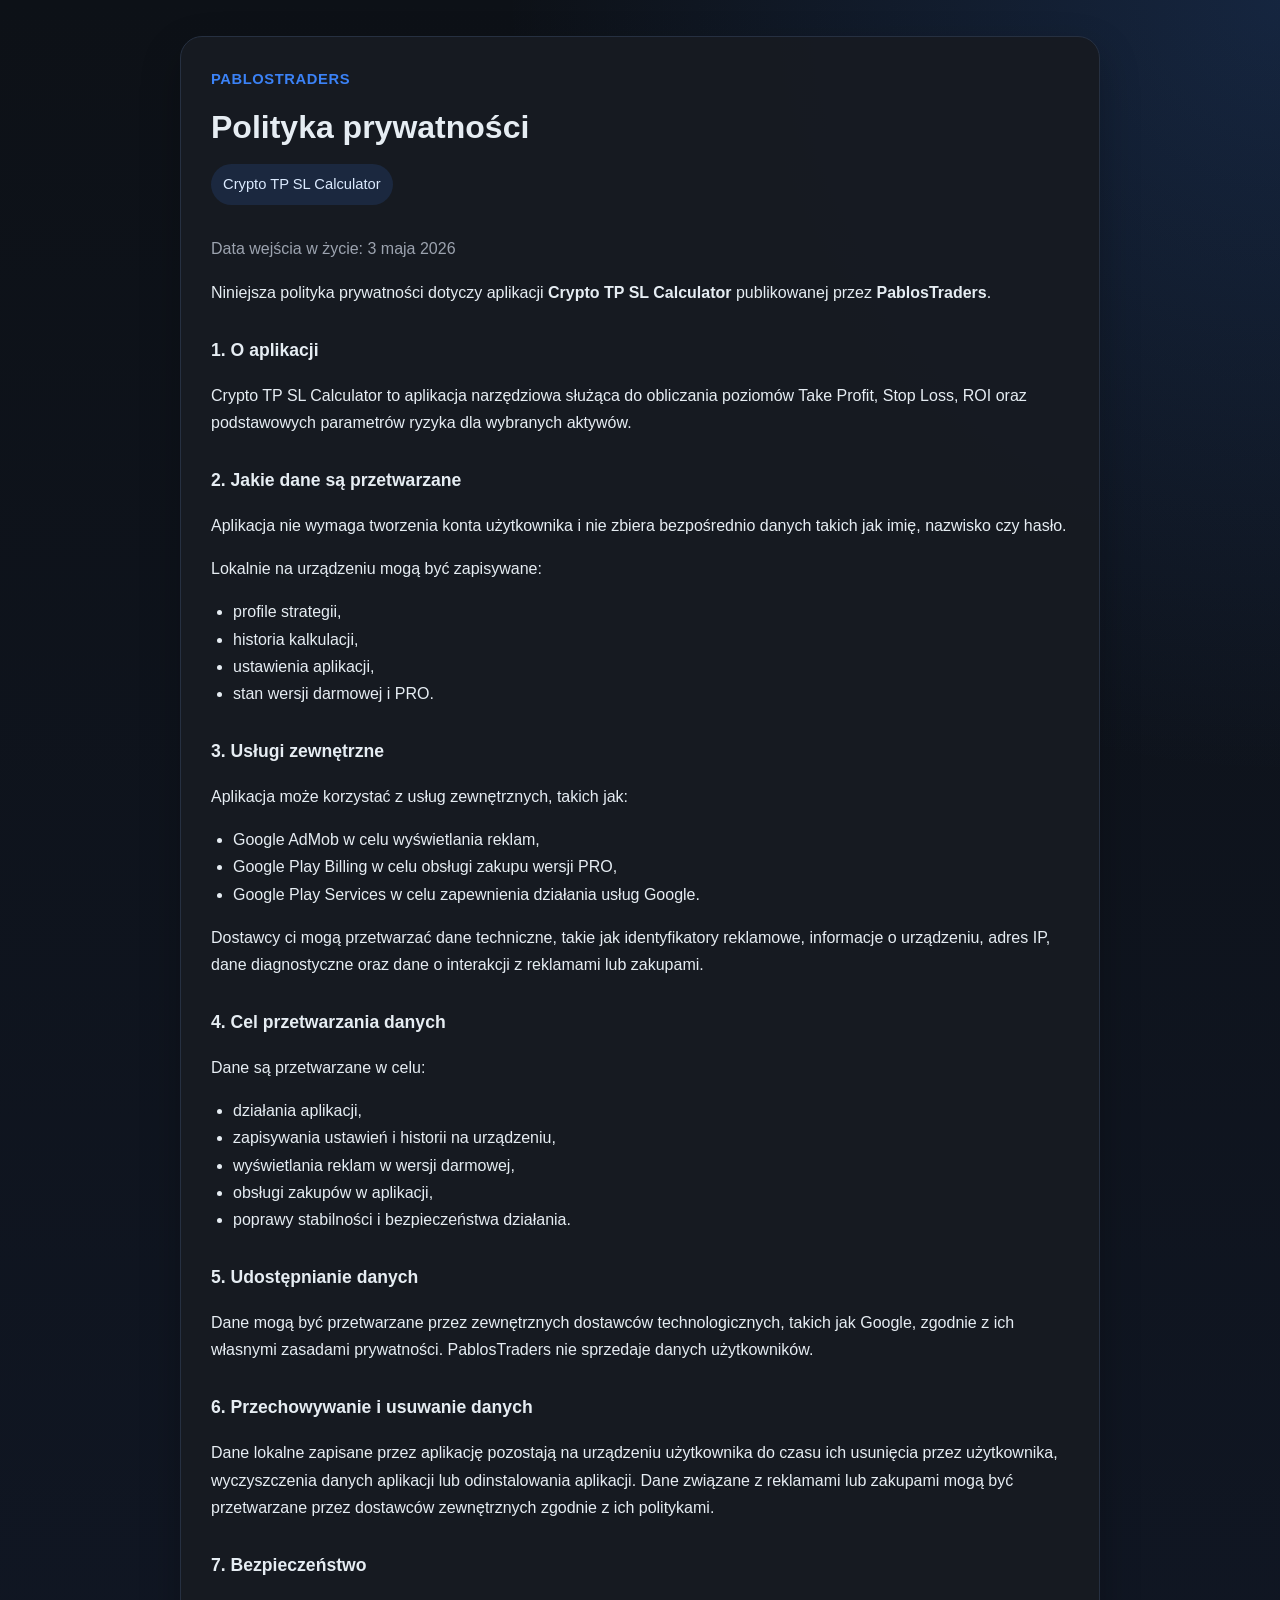
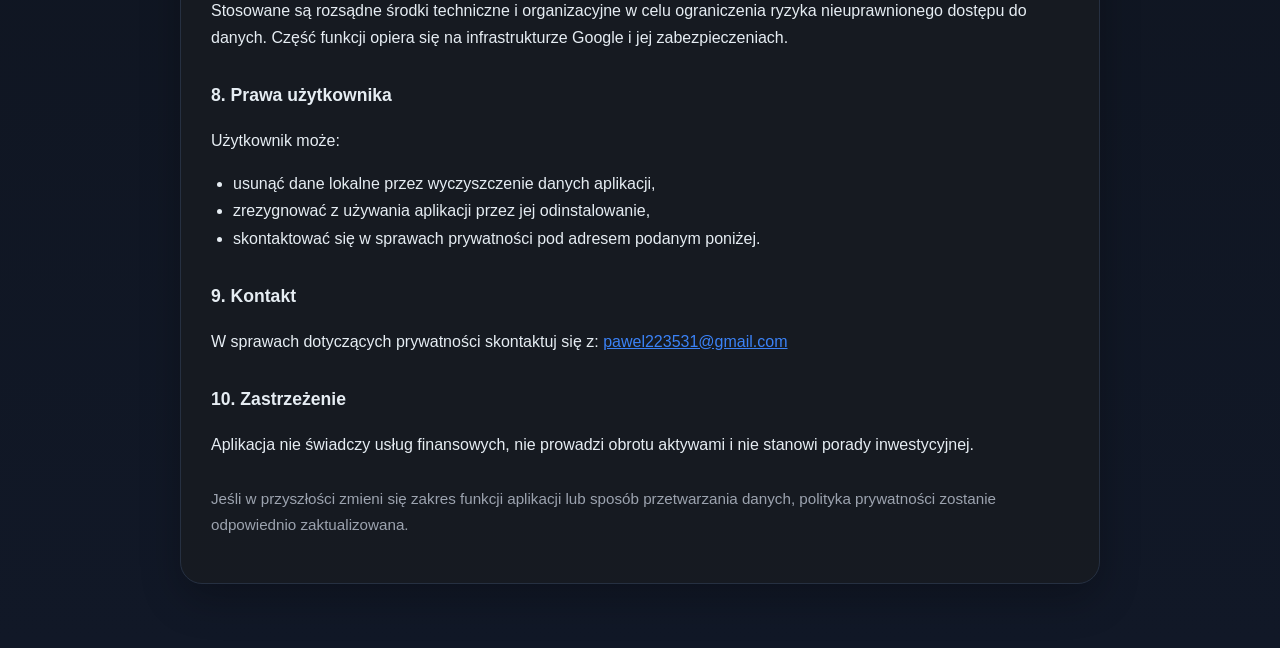
<file: index.html>
<!DOCTYPE html>
<html lang="pl">
<head>
    <meta charset="UTF-8">
    <meta name="viewport" content="width=device-width, initial-scale=1.0">
    <title>Polityka prywatności - Crypto TP SL Calculator</title>
    <meta name="description" content="Polityka prywatności aplikacji Crypto TP SL Calculator publikowanej przez PablosTraders.">
    <style>
        :root {
            --bg: #0d1117;
            --bg-2: #111827;
            --card: #161b22;
            --text: #e6edf3;
            --muted: #9ca3af;
            --accent: #3b82f6;
            --border: #263041;
        }

        * {
            box-sizing: border-box;
        }

        body {
            margin: 0;
            font-family: Arial, sans-serif;
            line-height: 1.7;
            color: var(--text);
            background:
                radial-gradient(circle at top right, rgba(59, 130, 246, 0.18), transparent 30%),
                linear-gradient(180deg, var(--bg) 0%, var(--bg-2) 100%);
        }

        .container {
            max-width: 960px;
            margin: 0 auto;
            padding: 36px 20px 64px;
        }

        .card {
            background: rgba(22, 27, 34, 0.96);
            border: 1px solid var(--border);
            border-radius: 22px;
            padding: 30px;
            box-shadow: 0 16px 40px rgba(0, 0, 0, 0.24);
        }

        .eyebrow {
            color: var(--accent);
            font-size: 0.92rem;
            font-weight: 700;
            letter-spacing: 0.04em;
            text-transform: uppercase;
            margin-bottom: 8px;
        }

        h1, h2 {
            margin-top: 0;
        }

        h1 {
            font-size: 2rem;
            margin-bottom: 10px;
        }

        h2 {
            font-size: 1.1rem;
            margin-top: 30px;
            margin-bottom: 10px;
        }

        p, li {
            color: var(--text);
        }

        .muted {
            color: var(--muted);
        }

        ul {
            padding-left: 22px;
        }

        a {
            color: var(--accent);
        }

        .footer {
            margin-top: 28px;
            font-size: 0.95rem;
            color: var(--muted);
        }

        .pill {
            display: inline-block;
            padding: 8px 12px;
            border-radius: 999px;
            background: rgba(59, 130, 246, 0.14);
            color: #dbeafe;
            font-size: 0.92rem;
            margin-bottom: 14px;
        }
    </style>
</head>
<body>
    <main class="container">
        <section class="card">
            <div class="eyebrow">PablosTraders</div>
            <h1>Polityka prywatności</h1>
            <div class="pill">Crypto TP SL Calculator</div>
            <p class="muted">Data wejścia w życie: 3 maja 2026</p>

            <p>
                Niniejsza polityka prywatności dotyczy aplikacji <strong>Crypto TP SL Calculator</strong>
                publikowanej przez <strong>PablosTraders</strong>.
            </p>

            <h2>1. O aplikacji</h2>
            <p>
                Crypto TP SL Calculator to aplikacja narzędziowa służąca do obliczania poziomów
                Take Profit, Stop Loss, ROI oraz podstawowych parametrów ryzyka dla wybranych aktywów.
            </p>

            <h2>2. Jakie dane są przetwarzane</h2>
            <p>
                Aplikacja nie wymaga tworzenia konta użytkownika i nie zbiera bezpośrednio danych takich
                jak imię, nazwisko czy hasło.
            </p>
            <p>Lokalnie na urządzeniu mogą być zapisywane:</p>
            <ul>
                <li>profile strategii,</li>
                <li>historia kalkulacji,</li>
                <li>ustawienia aplikacji,</li>
                <li>stan wersji darmowej i PRO.</li>
            </ul>

            <h2>3. Usługi zewnętrzne</h2>
            <p>Aplikacja może korzystać z usług zewnętrznych, takich jak:</p>
            <ul>
                <li>Google AdMob w celu wyświetlania reklam,</li>
                <li>Google Play Billing w celu obsługi zakupu wersji PRO,</li>
                <li>Google Play Services w celu zapewnienia działania usług Google.</li>
            </ul>
            <p>
                Dostawcy ci mogą przetwarzać dane techniczne, takie jak identyfikatory reklamowe,
                informacje o urządzeniu, adres IP, dane diagnostyczne oraz dane o interakcji z reklamami
                lub zakupami.
            </p>

            <h2>4. Cel przetwarzania danych</h2>
            <p>Dane są przetwarzane w celu:</p>
            <ul>
                <li>działania aplikacji,</li>
                <li>zapisywania ustawień i historii na urządzeniu,</li>
                <li>wyświetlania reklam w wersji darmowej,</li>
                <li>obsługi zakupów w aplikacji,</li>
                <li>poprawy stabilności i bezpieczeństwa działania.</li>
            </ul>

            <h2>5. Udostępnianie danych</h2>
            <p>
                Dane mogą być przetwarzane przez zewnętrznych dostawców technologicznych, takich jak Google,
                zgodnie z ich własnymi zasadami prywatności. PablosTraders nie sprzedaje danych użytkowników.
            </p>

            <h2>6. Przechowywanie i usuwanie danych</h2>
            <p>
                Dane lokalne zapisane przez aplikację pozostają na urządzeniu użytkownika do czasu ich
                usunięcia przez użytkownika, wyczyszczenia danych aplikacji lub odinstalowania aplikacji.
                Dane związane z reklamami lub zakupami mogą być przetwarzane przez dostawców zewnętrznych
                zgodnie z ich politykami.
            </p>

            <h2>7. Bezpieczeństwo</h2>
            <p>
                Stosowane są rozsądne środki techniczne i organizacyjne w celu ograniczenia ryzyka
                nieuprawnionego dostępu do danych. Część funkcji opiera się na infrastrukturze Google
                i jej zabezpieczeniach.
            </p>

            <h2>8. Prawa użytkownika</h2>
            <p>Użytkownik może:</p>
            <ul>
                <li>usunąć dane lokalne przez wyczyszczenie danych aplikacji,</li>
                <li>zrezygnować z używania aplikacji przez jej odinstalowanie,</li>
                <li>skontaktować się w sprawach prywatności pod adresem podanym poniżej.</li>
            </ul>

            <h2>9. Kontakt</h2>
            <p>
                W sprawach dotyczących prywatności skontaktuj się z:
                <a href="mailto:pawel223531@gmail.com">pawel223531@gmail.com</a>
            </p>

            <h2>10. Zastrzeżenie</h2>
            <p>
                Aplikacja nie świadczy usług finansowych, nie prowadzi obrotu aktywami i nie stanowi
                porady inwestycyjnej.
            </p>

            <p class="footer">
                Jeśli w przyszłości zmieni się zakres funkcji aplikacji lub sposób przetwarzania danych,
                polityka prywatności zostanie odpowiednio zaktualizowana.
            </p>
        </section>
    </main>
</body>
</html>
</file>
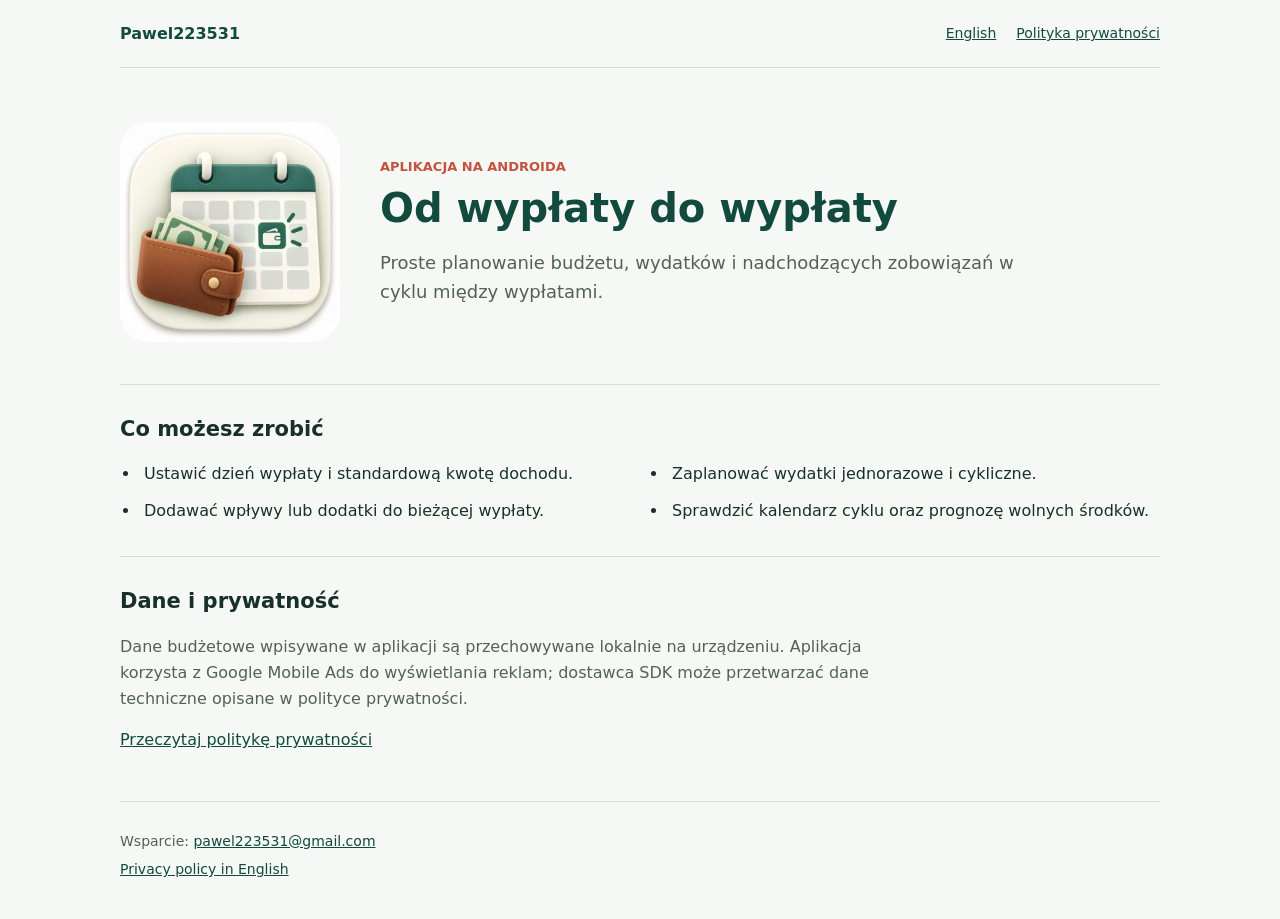
<file: od-wyplaty-do-wyplaty/index.html>
<!doctype html>
<html lang="pl">
<head>
  <meta charset="utf-8">
  <meta name="viewport" content="width=device-width, initial-scale=1">
  <meta name="description" content="Od wypłaty do wypłaty — aplikacja do planowania budżetu i wydatków między wypłatami.">
  <title>Od wypłaty do wypłaty — aplikacja budżetowa</title>
  <link rel="stylesheet" href="site.css">
</head>
<body>
  <header class="wrap">
    <a class="brand" href="./">Pawel223531</a>
    <nav class="nav" aria-label="Język i informacje">
      <a href="en/">English</a>
      <a href="https://pawel223531.github.io/od-wyplaty-do-wyplaty-legal/">Polityka prywatności</a>
    </nav>
  </header>

  <main class="wrap">
    <section class="hero" aria-labelledby="page-title">
      <img class="app-icon" src="app-icon.jpg" alt="Ikona aplikacji Od wypłaty do wypłaty">
      <div>
        <p class="eyebrow">Aplikacja na Androida</p>
        <h1 id="page-title">Od wypłaty do wypłaty</h1>
        <p class="lead">Proste planowanie budżetu, wydatków i nadchodzących zobowiązań w cyklu między wypłatami.</p>
      </div>
    </section>

    <section class="section" aria-labelledby="features-title">
      <h2 id="features-title">Co możesz zrobić</h2>
      <ul class="features">
        <li>Ustawić dzień wypłaty i standardową kwotę dochodu.</li>
        <li>Zaplanować wydatki jednorazowe i cykliczne.</li>
        <li>Dodawać wpływy lub dodatki do bieżącej wypłaty.</li>
        <li>Sprawdzić kalendarz cyklu oraz prognozę wolnych środków.</li>
      </ul>
    </section>

    <section class="section" aria-labelledby="data-title">
      <h2 id="data-title">Dane i prywatność</h2>
      <p class="note">Dane budżetowe wpisywane w aplikacji są przechowywane lokalnie na urządzeniu. Aplikacja korzysta z Google Mobile Ads do wyświetlania reklam; dostawca SDK może przetwarzać dane techniczne opisane w polityce prywatności.</p>
      <p><a href="https://pawel223531.github.io/od-wyplaty-do-wyplaty-legal/">Przeczytaj politykę prywatności</a></p>
    </section>
  </main>

  <footer class="wrap">
    <p>Wsparcie: <a href="mailto:pawel223531@gmail.com">pawel223531@gmail.com</a></p>
    <p><a href="https://pawel223531.github.io/od-wyplaty-do-wyplaty-legal/en/">Privacy policy in English</a></p>
  </footer>
</body>
</html>
</file>
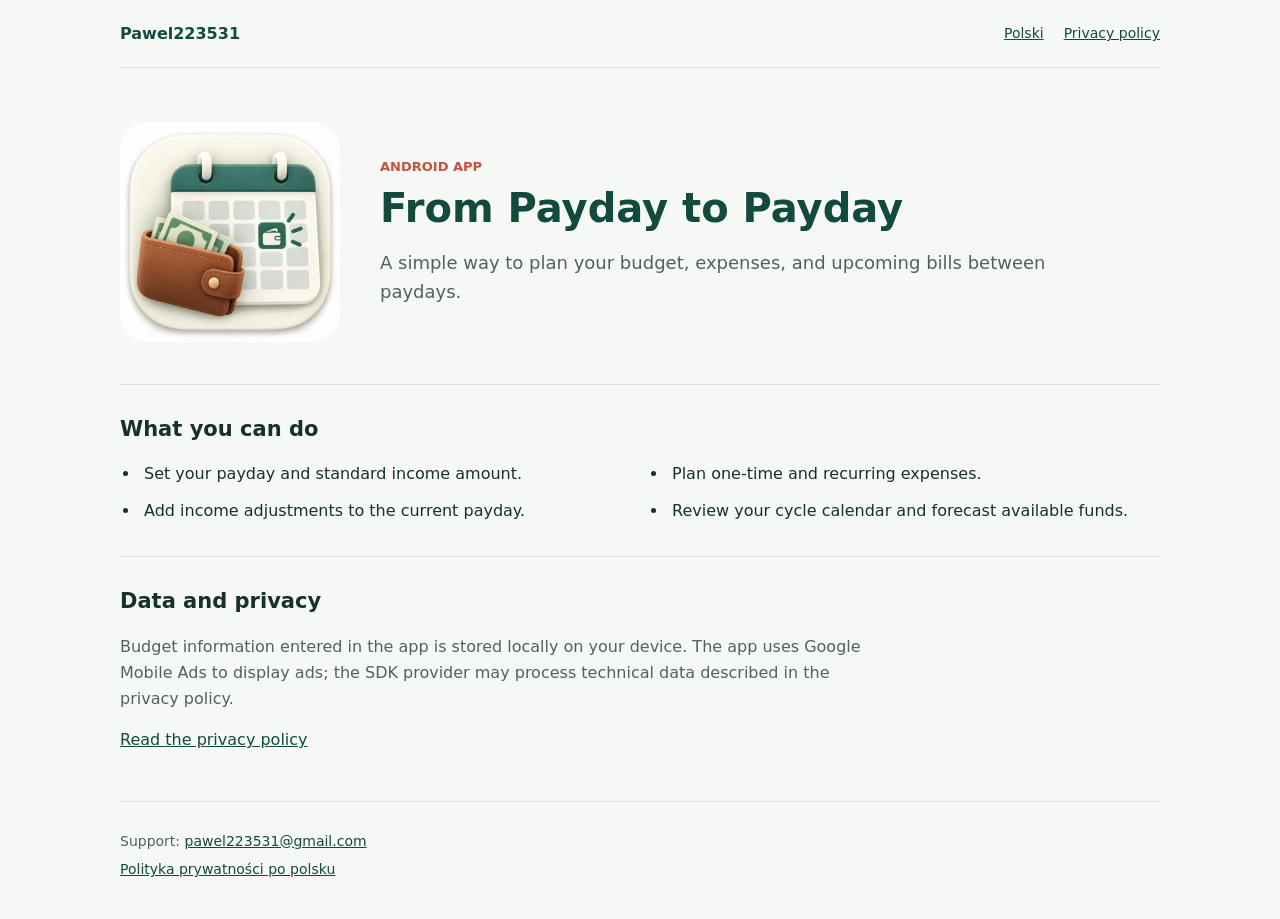
<file: od-wyplaty-do-wyplaty/en/index.html>
<!doctype html>
<html lang="en">
<head>
  <meta charset="utf-8">
  <meta name="viewport" content="width=device-width, initial-scale=1">
  <meta name="description" content="From Payday to Payday is an app for planning a budget and expenses between paydays.">
  <title>From Payday to Payday — budgeting app</title>
  <link rel="stylesheet" href="../site.css">
</head>
<body>
  <header class="wrap">
    <a class="brand" href="../">Pawel223531</a>
    <nav class="nav" aria-label="Language and information">
      <a href="../">Polski</a>
      <a href="https://pawel223531.github.io/od-wyplaty-do-wyplaty-legal/en/">Privacy policy</a>
    </nav>
  </header>

  <main class="wrap">
    <section class="hero" aria-labelledby="page-title">
      <img class="app-icon" src="../app-icon.jpg" alt="From Payday to Payday app icon">
      <div>
        <p class="eyebrow">Android app</p>
        <h1 id="page-title">From Payday to Payday</h1>
        <p class="lead">A simple way to plan your budget, expenses, and upcoming bills between paydays.</p>
      </div>
    </section>

    <section class="section" aria-labelledby="features-title">
      <h2 id="features-title">What you can do</h2>
      <ul class="features">
        <li>Set your payday and standard income amount.</li>
        <li>Plan one-time and recurring expenses.</li>
        <li>Add income adjustments to the current payday.</li>
        <li>Review your cycle calendar and forecast available funds.</li>
      </ul>
    </section>

    <section class="section" aria-labelledby="data-title">
      <h2 id="data-title">Data and privacy</h2>
      <p class="note">Budget information entered in the app is stored locally on your device. The app uses Google Mobile Ads to display ads; the SDK provider may process technical data described in the privacy policy.</p>
      <p><a href="https://pawel223531.github.io/od-wyplaty-do-wyplaty-legal/en/">Read the privacy policy</a></p>
    </section>
  </main>

  <footer class="wrap">
    <p>Support: <a href="mailto:pawel223531@gmail.com">pawel223531@gmail.com</a></p>
    <p><a href="../">Polityka prywatności po polsku</a></p>
  </footer>
</body>
</html>
</file>
<file: od-wyplaty-do-wyplaty/site.css>
:root {
  color-scheme: light;
  --ink: #18302b;
  --muted: #52615c;
  --green: #176b57;
  --green-dark: #124a3e;
  --coral: #c5523f;
  --line: #d9e1dc;
  --paper: #f5f8f5;
}

* { box-sizing: border-box; }

body {
  margin: 0;
  background: var(--paper);
  color: var(--ink);
  font-family: system-ui, -apple-system, "Segoe UI", sans-serif;
  line-height: 1.6;
}

a { color: var(--green-dark); }

.wrap {
  width: min(100% - 40px, 1040px);
  margin-inline: auto;
}

header {
  min-height: 68px;
  display: flex;
  align-items: center;
  justify-content: space-between;
  gap: 24px;
  border-bottom: 1px solid var(--line);
}

.brand { font-weight: 700; text-decoration: none; }
.nav { display: flex; gap: 20px; }
.nav a { font-size: 14px; }

.hero {
  display: grid;
  grid-template-columns: 220px minmax(0, 1fr);
  align-items: center;
  gap: 40px;
  padding-block: 54px 42px;
}

.app-icon {
  display: block;
  width: 220px;
  aspect-ratio: 1;
  object-fit: cover;
  border-radius: 28px;
}

.eyebrow {
  margin: 0 0 8px;
  color: var(--coral);
  font-size: 13px;
  font-weight: 700;
  text-transform: uppercase;
}

h1 {
  max-width: 680px;
  margin: 0;
  color: var(--green-dark);
  font-size: 40px;
  line-height: 1.12;
}

.lead {
  max-width: 680px;
  margin: 18px 0 0;
  color: var(--muted);
  font-size: 18px;
}

.section {
  border-top: 1px solid var(--line);
  padding-block: 28px 32px;
}

h2 { margin: 0 0 14px; font-size: 21px; }

.features {
  display: grid;
  grid-template-columns: repeat(2, minmax(0, 1fr));
  gap: 12px 36px;
  margin: 0;
  padding-left: 20px;
}

.features li { padding-left: 4px; }
.note { max-width: 760px; color: var(--muted); }

footer {
  border-top: 1px solid var(--line);
  padding-block: 22px 32px;
  color: var(--muted);
  font-size: 14px;
}

footer p { margin: 6px 0; }

@media (max-width: 640px) {
  .wrap { width: min(100% - 32px, 1040px); }
  header { align-items: flex-start; flex-direction: column; justify-content: center; gap: 4px; padding-block: 12px; }
  .nav { gap: 16px; }
  .hero { grid-template-columns: 112px minmax(0, 1fr); gap: 18px; padding-block: 34px 28px; }
  .app-icon { width: 112px; border-radius: 18px; }
  h1 { font-size: 30px; }
  .lead { grid-column: 1 / -1; margin-top: 4px; font-size: 16px; }
  .features { grid-template-columns: 1fr; gap: 8px; }
}
</file>
